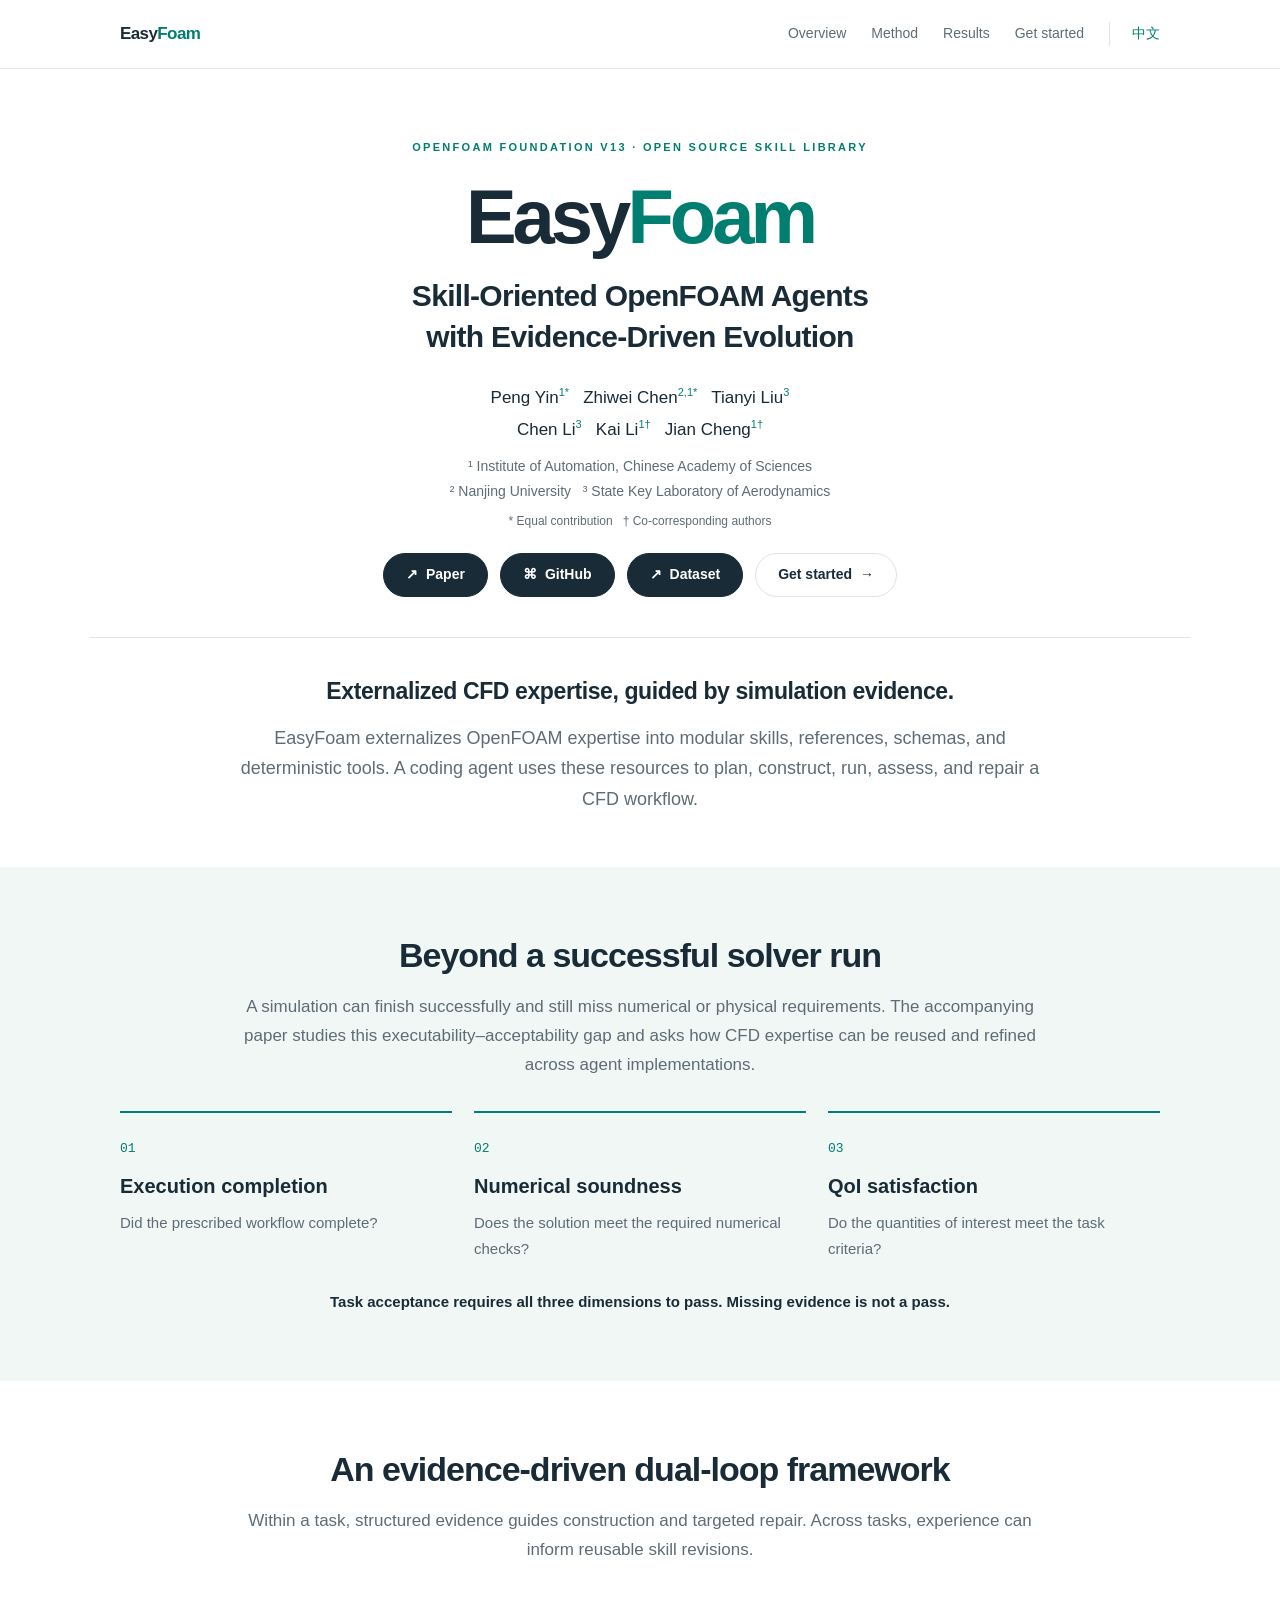
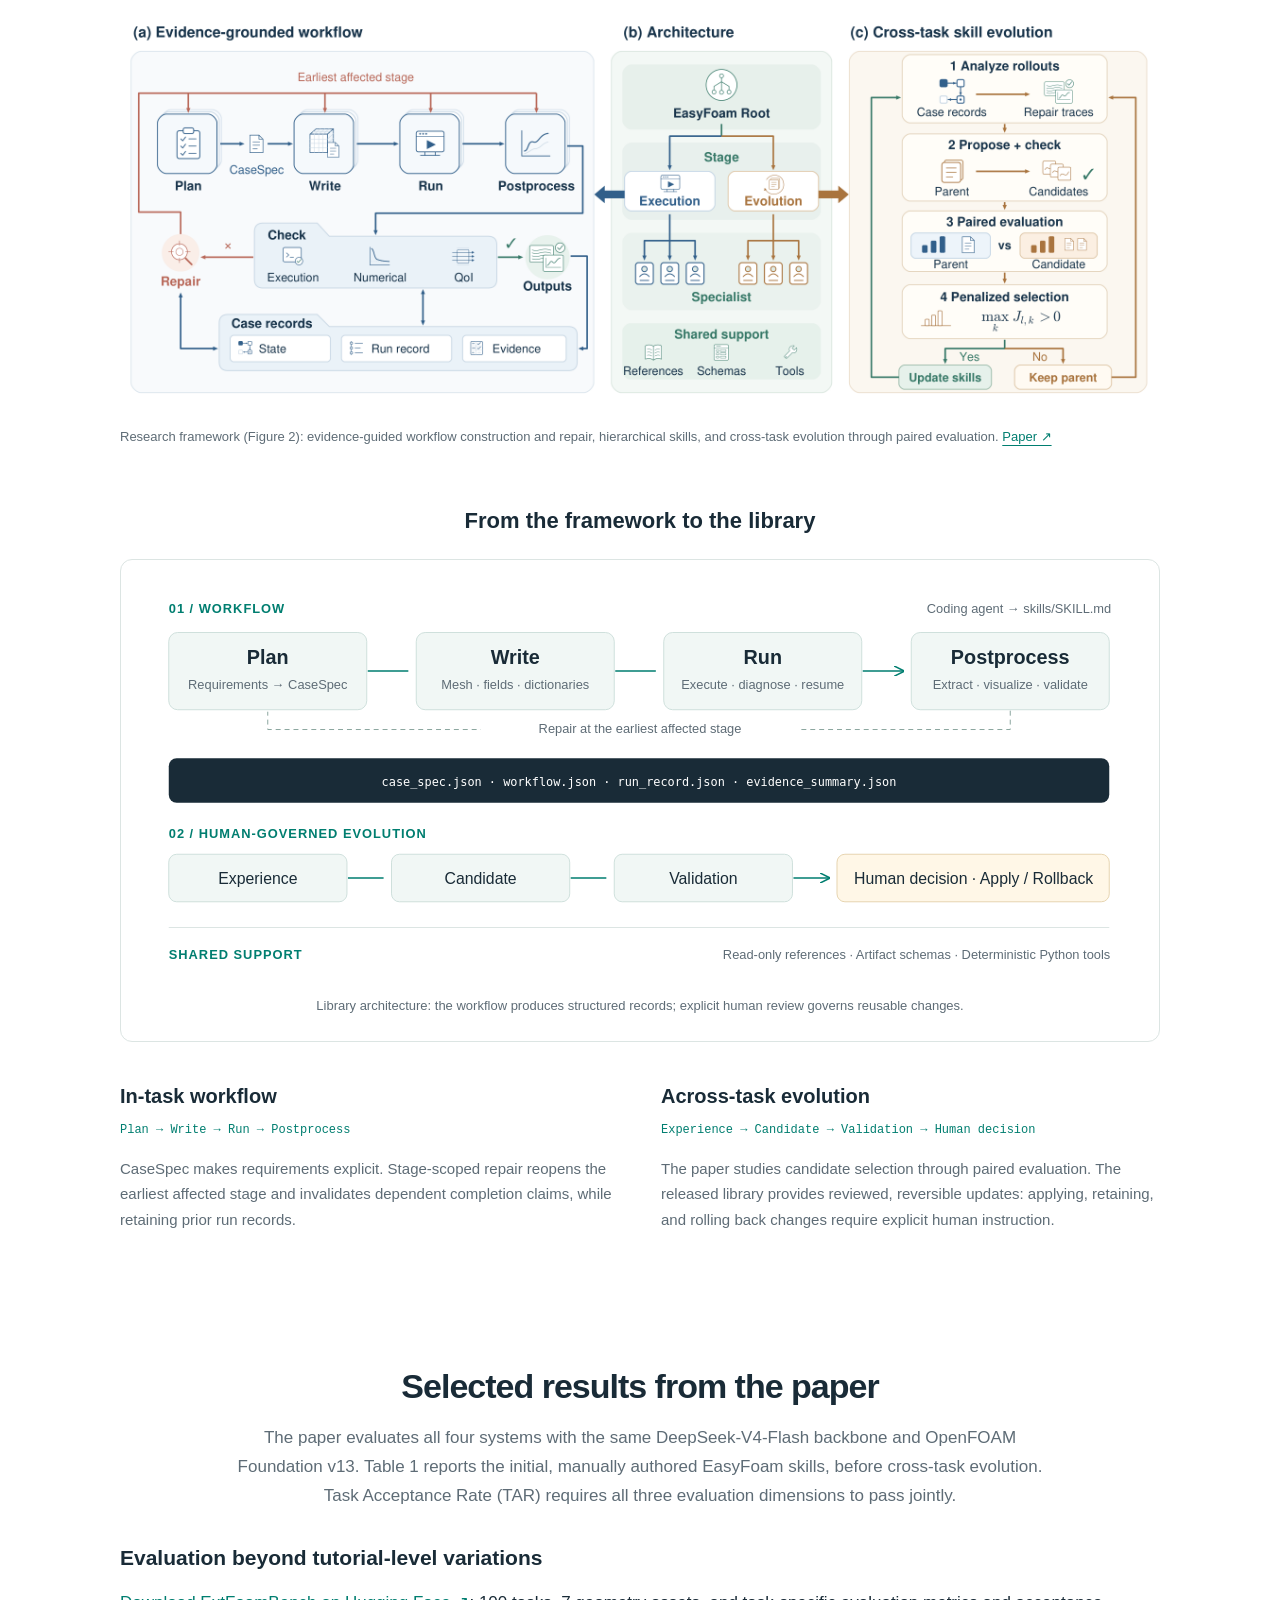
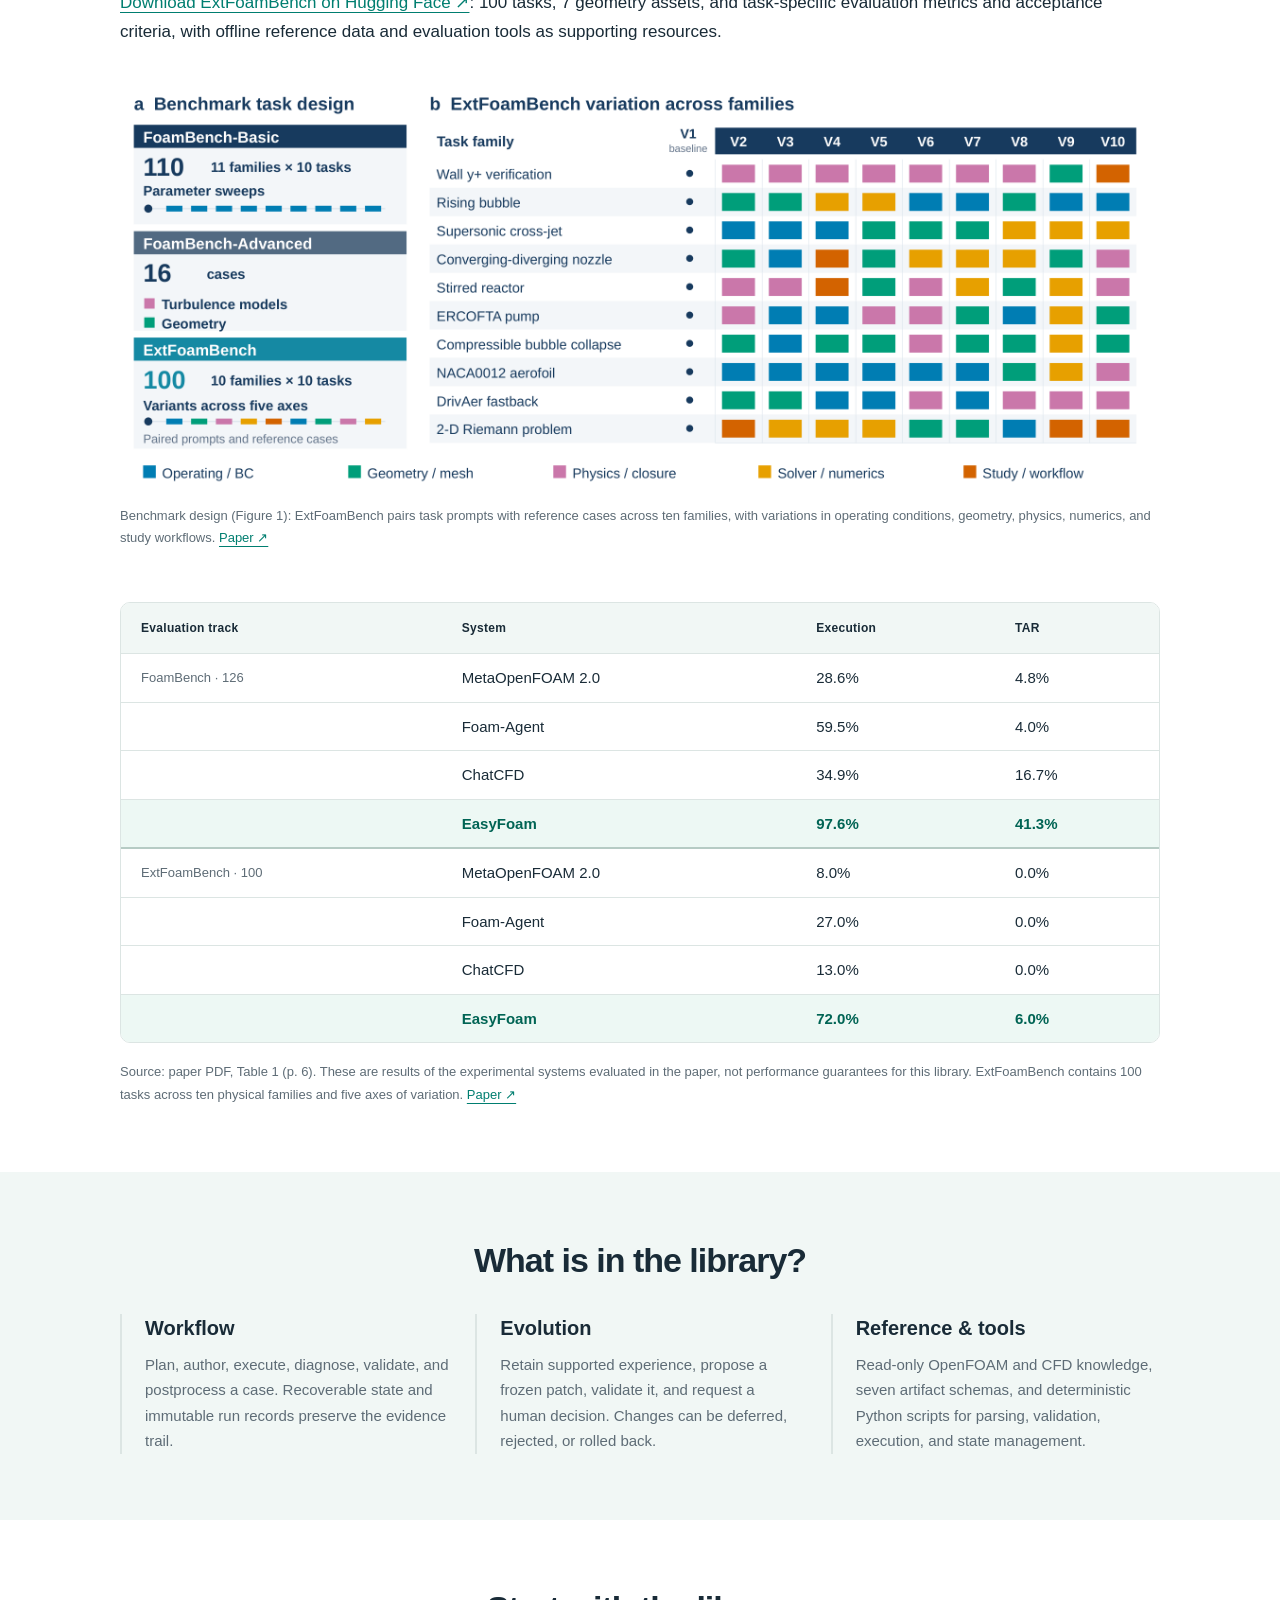
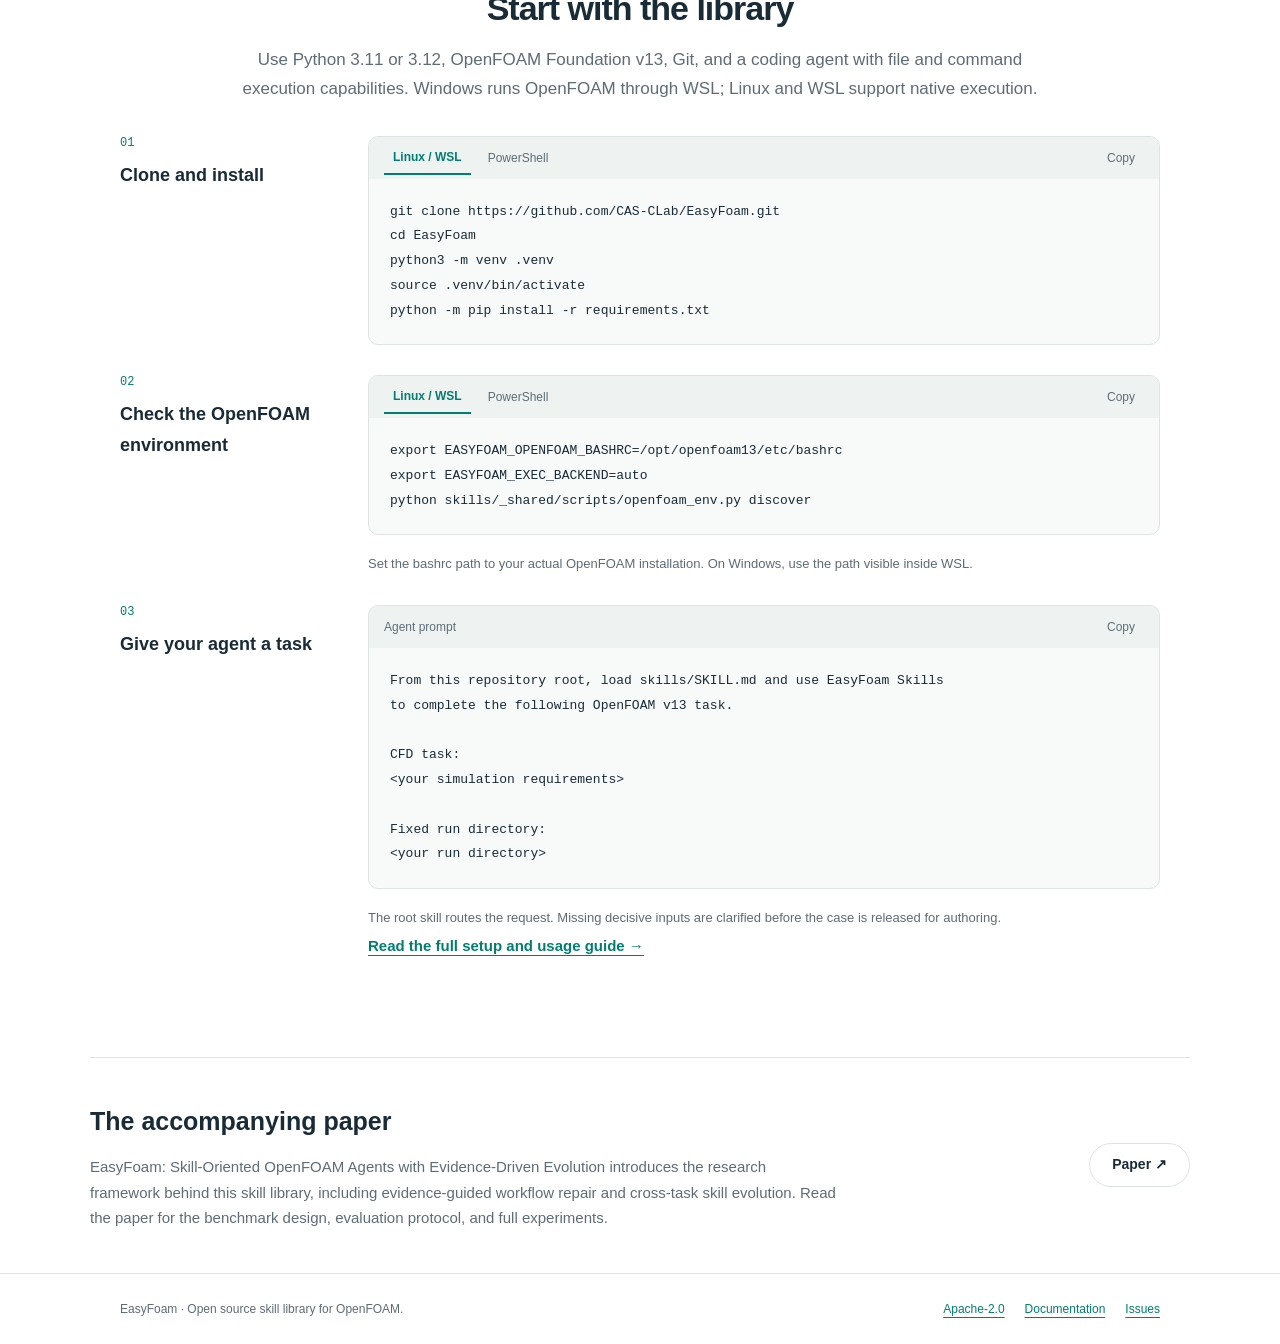
<file: docs/index.html>
<!doctype html>
<html lang="en" data-copied="Copied" data-copyfail="Select and copy the code manually">
<head><meta charset="utf-8"><meta name="viewport" content="width=device-width,initial-scale=1"><title>EasyFoam — Skill-Oriented OpenFOAM Agents</title><meta name="description" content="EasyFoam externalizes OpenFOAM expertise into modular skills, references, schemas, and deterministic tools. A coding agent uses these resources to plan, construct, run, assess, and repair a CFD workflow."><meta name="theme-color" content="#007e70"><link rel="icon" type="image/svg+xml" href="./static/favicon.svg"><meta property="og:title" content="EasyFoam"><meta property="og:description" content="Externalized CFD expertise, guided by simulation evidence."><meta property="og:type" content="website"><link rel="canonical" href="https://cas-clab.github.io/EasyFoam/"><link rel="alternate" hreflang="en" href="https://cas-clab.github.io/EasyFoam/"><link rel="alternate" hreflang="zh-CN" href="https://cas-clab.github.io/EasyFoam/index_zh.html"><link rel="alternate" hreflang="x-default" href="https://cas-clab.github.io/EasyFoam/"><meta property="og:url" content="https://cas-clab.github.io/EasyFoam/"><meta property="og:image" content="https://cas-clab.github.io/EasyFoam/static/method-paper.png"><meta property="og:image:alt" content="EasyFoam research framework"><link rel="stylesheet" href="./static/style.css"><script src="./static/site.js" defer></script></head>
<body><a class="skip" href="#content">Skip to content</a>
<nav class="nav" aria-label="Main navigation"><div class="wrap nav-inner"><a class="brand" href="#content">Easy<span>Foam</span></a><div class="nav-links"><a class="optional" href="#overview">Overview</a><a class="optional" href="#method">Method</a><a class="optional" href="#results">Results</a><a href="#quick-start">Get started</a><a class="language" href="./index_zh.html" lang="zh-CN">中文</a></div></div></nav>
<main id="content"><header class="hero wrap"><div class="eyebrow">OPENFOAM FOUNDATION V13 · OPEN SOURCE SKILL LIBRARY</div><h1>Easy<span>Foam</span></h1><p class="subtitle">Skill-Oriented OpenFOAM Agents<br>with Evidence-Driven Evolution</p>
<div class="authors">Peng Yin<sup>1*</sup> &nbsp; Zhiwei Chen<sup>2,1*</sup> &nbsp; Tianyi Liu<sup>3</sup><br>Chen Li<sup>3</sup> &nbsp; Kai Li<sup>1†</sup> &nbsp; Jian Cheng<sup>1†</sup></div><div class="institutions">¹ Institute of Automation, Chinese Academy of Sciences<br>² Nanjing University &nbsp; ³ State Key Laboratory of Aerodynamics</div><p class="authornote">* Equal contribution &nbsp; † Co-corresponding authors</p>
<div class="actions"><a class="button" href="./EasyFoam.pdf"><span aria-hidden="true">↗</span>Paper</a><a class="button" href="https://github.com/CAS-CLab/EasyFoam"><span aria-hidden="true">⌘</span>GitHub</a><a class="button" href="https://huggingface.co/datasets/Eurus132/ExtFoamBench"><span aria-hidden="true">↗</span>Dataset</a><a class="button light" href="#quick-start">Get started<span aria-hidden="true">→</span></a></div>
<div class="intro"><h2>Externalized CFD expertise, guided by simulation evidence.</h2><p>EasyFoam externalizes OpenFOAM expertise into modular skills, references, schemas, and deterministic tools. A coding agent uses these resources to plan, construct, run, assess, and repair a CFD workflow.</p></div></header>
<section class="section tint" id="overview"><div class="wrap"><div class="section-header"><h2>Beyond a successful solver run</h2><p>A simulation can finish successfully and still miss numerical or physical requirements. The accompanying paper studies this executability–acceptability gap and asks how CFD expertise can be reused and refined across agent implementations.</p></div><div class="checks"><article class="check"><span class="number">01</span><h3>Execution completion</h3><p>Did the prescribed workflow complete?</p></article><article class="check"><span class="number">02</span><h3>Numerical soundness</h3><p>Does the solution meet the required numerical checks?</p></article><article class="check"><span class="number">03</span><h3>QoI satisfaction</h3><p>Do the quantities of interest meet the task criteria?</p></article></div><p class="criterion">Task acceptance requires all three dimensions to pass. Missing evidence is not a pass.</p></div></section>
<section class="section" id="method"><div class="wrap"><div class="section-header"><h2>An evidence-driven dual-loop framework</h2><p>Within a task, structured evidence guides construction and targeted repair. Across tasks, experience can inform reusable skill revisions.</p></div><figure class="paper-figure"><div class="figure-scroll"><a href="./static/method-paper.png" aria-label="Open full-size figure"><img src="./static/method-paper.png" alt="Paper framework: Plan, Write, Run and Postprocess are assessed with execution, numerical and QoI evidence; the Root–Stage–Specialist architecture connects to proposal, paired evaluation and penalized selection." width="2200" height="832"></a></div><figcaption>Research framework (Figure 2): evidence-guided workflow construction and repair, hierarchical skills, and cross-task evolution through paired evaluation. <a href="./EasyFoam.pdf#page=4">Paper ↗</a></figcaption></figure><h3 class="subheading">From the framework to the library</h3><figure class="diagram"><div class="diagram-scroll"><img src="./static/architecture.svg" alt="Library architecture: the workflow produces structured records; explicit human review governs reusable changes." width="1000" height="395"></div><figcaption>Library architecture: the workflow produces structured records; explicit human review governs reusable changes.</figcaption></figure><div class="method-columns"><article class="method-column"><h3>In-task workflow</h3><div class="flow">Plan → Write → Run → Postprocess</div><p>CaseSpec makes requirements explicit. Stage-scoped repair reopens the earliest affected stage and invalidates dependent completion claims, while retaining prior run records.</p></article><article class="method-column"><h3>Across-task evolution</h3><div class="flow">Experience → Candidate → Validation → Human decision</div><p>The paper studies candidate selection through paired evaluation. The released library provides reviewed, reversible updates: applying, retaining, and rolling back changes require explicit human instruction.</p></article></div></div></section>
<section class="section" id="results"><div class="wrap"><div class="section-header"><h2>Selected results from the paper</h2><p>The paper evaluates all four systems with the same DeepSeek-V4-Flash backbone and OpenFOAM Foundation v13. Table 1 reports the initial, manually authored EasyFoam skills, before cross-task evolution. Task Acceptance Rate (TAR) requires all three evaluation dimensions to pass jointly.</p></div><div class="benchmark-intro"><h3>Evaluation beyond tutorial-level variations</h3><p><a href="https://huggingface.co/datasets/Eurus132/ExtFoamBench">Download ExtFoamBench on Hugging Face ↗</a>: 100 tasks, 7 geometry assets, and task-specific evaluation metrics and acceptance criteria, with offline reference data and evaluation tools as supporting resources.</p><figure class="paper-figure benchmark"><div class="figure-scroll"><a href="./static/benchmark-design.png" aria-label="Open full-size figure"><img src="./static/benchmark-design.png" alt="FoamBench Basic has 110 tasks, Advanced has 16, and ExtFoamBench has 100 tasks across ten physical families and five variation axes." width="2200" height="856" loading="lazy"></a></div><figcaption>Benchmark design (Figure 1): ExtFoamBench pairs task prompts with reference cases across ten families, with variations in operating conditions, geometry, physics, numerics, and study workflows. <a href="./EasyFoam.pdf#page=3">Paper ↗</a></figcaption></figure></div><div class="table-wrap"><table><caption class="sr-only">Selected results from the paper</caption><thead><tr><th scope="col">Evaluation track</th><th scope="col">System</th><th scope="col">Execution</th><th scope="col">TAR</th></tr></thead><tbody><tr><td class="track">FoamBench · 126</td><th scope="row">MetaOpenFOAM 2.0</th><td>28.6%</td><td>4.8%</td></tr><tr><td class="track"></td><th scope="row">Foam-Agent</th><td>59.5%</td><td>4.0%</td></tr><tr><td class="track"></td><th scope="row">ChatCFD</th><td>34.9%</td><td>16.7%</td></tr><tr class="ours"><td class="track"></td><th scope="row">EasyFoam</th><td>97.6%</td><td>41.3%</td></tr><tr><td class="track">ExtFoamBench · 100</td><th scope="row">MetaOpenFOAM 2.0</th><td>8.0%</td><td>0.0%</td></tr><tr><td class="track"></td><th scope="row">Foam-Agent</th><td>27.0%</td><td>0.0%</td></tr><tr><td class="track"></td><th scope="row">ChatCFD</th><td>13.0%</td><td>0.0%</td></tr><tr class="ours"><td class="track"></td><th scope="row">EasyFoam</th><td>72.0%</td><td>6.0%</td></tr></tbody></table></div><p class="note">Source: paper PDF, Table 1 (p. 6). These are results of the experimental systems evaluated in the paper, not performance guarantees for this library. ExtFoamBench contains 100 tasks across ten physical families and five axes of variation. <a href="./EasyFoam.pdf#page=6">Paper ↗</a></p></div></section>
<section class="section tint" id="library"><div class="wrap"><div class="section-header"><h2>What is in the library?</h2></div><div class="modules"><article class="module"><h3>Workflow</h3><p>Plan, author, execute, diagnose, validate, and postprocess a case. Recoverable state and immutable run records preserve the evidence trail.</p></article><article class="module"><h3>Evolution</h3><p>Retain supported experience, propose a frozen patch, validate it, and request a human decision. Changes can be deferred, rejected, or rolled back.</p></article><article class="module"><h3>Reference & tools</h3><p>Read-only OpenFOAM and CFD knowledge, seven artifact schemas, and deterministic Python scripts for parsing, validation, execution, and state management.</p></article></div></div></section>
<section class="section" id="quick-start"><div class="wrap"><div class="section-header"><h2>Start with the library</h2><p>Use Python 3.11 or 3.12, OpenFOAM Foundation v13, Git, and a coding agent with file and command execution capabilities. Windows runs OpenFOAM through WSL; Linux and WSL support native execution.</p></div>
<div class="setup"><div class="step-label"><span>01</span>Clone and install</div><div><div class="code-panel"><div class="code-toolbar"><div class="tabs" role="tablist" aria-label="Clone and install"><button class="tab" role="tab" id="tab-1-linux" aria-controls="code-1-linux" aria-selected="true" tabindex="0">Linux / WSL</button><button class="tab" role="tab" id="tab-1-windows" aria-controls="code-1-windows" aria-selected="false" tabindex="-1">PowerShell</button></div><button class="copy" data-label="Copy" aria-live="polite">Copy</button></div><pre role="tabpanel" id="code-1-linux" aria-labelledby="tab-1-linux" tabindex="0" ><code>git clone https://github.com/CAS-CLab/EasyFoam.git
cd EasyFoam
python3 -m venv .venv
source .venv/bin/activate
python -m pip install -r requirements.txt</code></pre><pre role="tabpanel" id="code-1-windows" aria-labelledby="tab-1-windows" tabindex="0" hidden><code>git clone https://github.com/CAS-CLab/EasyFoam.git
Set-Location EasyFoam
python -m venv .venv
.\.venv\Scripts\Activate.ps1
python -m pip install -r requirements.txt</code></pre></div></div></div>
<div class="setup"><div class="step-label"><span>02</span>Check the OpenFOAM environment</div><div><div class="code-panel"><div class="code-toolbar"><div class="tabs" role="tablist" aria-label="Check the OpenFOAM environment"><button class="tab" role="tab" id="tab-2-linux" aria-controls="code-2-linux" aria-selected="true" tabindex="0">Linux / WSL</button><button class="tab" role="tab" id="tab-2-windows" aria-controls="code-2-windows" aria-selected="false" tabindex="-1">PowerShell</button></div><button class="copy" data-label="Copy" aria-live="polite">Copy</button></div><pre role="tabpanel" id="code-2-linux" aria-labelledby="tab-2-linux" tabindex="0" ><code>export EASYFOAM_OPENFOAM_BASHRC=/opt/openfoam13/etc/bashrc
export EASYFOAM_EXEC_BACKEND=auto
python skills/_shared/scripts/openfoam_env.py discover</code></pre><pre role="tabpanel" id="code-2-windows" aria-labelledby="tab-2-windows" tabindex="0" hidden><code>$env:EASYFOAM_OPENFOAM_BASHRC = &quot;/opt/openfoam13/etc/bashrc&quot;
$env:EASYFOAM_EXEC_BACKEND = &quot;auto&quot;
python skills/_shared/scripts/openfoam_env.py discover</code></pre></div><p class="note">Set the bashrc path to your actual OpenFOAM installation. On Windows, use the path visible inside WSL.</p></div></div>
<div class="setup"><div class="step-label"><span>03</span>Give your agent a task</div><div><div class="code-panel"><div class="code-toolbar"><span>Agent prompt</span><button class="copy" data-label="Copy" aria-live="polite">Copy</button></div><pre><code>From this repository root, load skills/SKILL.md and use EasyFoam Skills
to complete the following OpenFOAM v13 task.

CFD task:
&lt;your simulation requirements&gt;

Fixed run directory:
&lt;your run directory&gt;</code></pre></div><p class="note">The root skill routes the request. Missing decisive inputs are clarified before the case is released for authoring.</p><a class="read-link" href="https://github.com/CAS-CLab/EasyFoam/blob/main/README.md">Read the full setup and usage guide →</a></div></div></div></section>
<section class="wrap paper-box" id="paper"><div><h2>The accompanying paper</h2><p>EasyFoam: Skill-Oriented OpenFOAM Agents with Evidence-Driven Evolution introduces the research framework behind this skill library, including evidence-guided workflow repair and cross-task skill evolution. Read the paper for the benchmark design, evaluation protocol, and full experiments.</p></div><a class="button light" href="./EasyFoam.pdf">Paper ↗</a></section></main>
<footer><div class="wrap footer-inner"><span>EasyFoam · Open source skill library for OpenFOAM.</span><div class="footer-links"><a href="https://github.com/CAS-CLab/EasyFoam/blob/main/LICENSE">Apache-2.0</a><a href="https://github.com/CAS-CLab/EasyFoam/blob/main/README.md">Documentation</a><a href="https://github.com/CAS-CLab/EasyFoam/issues">Issues</a></div></div></footer></body></html>
</file>
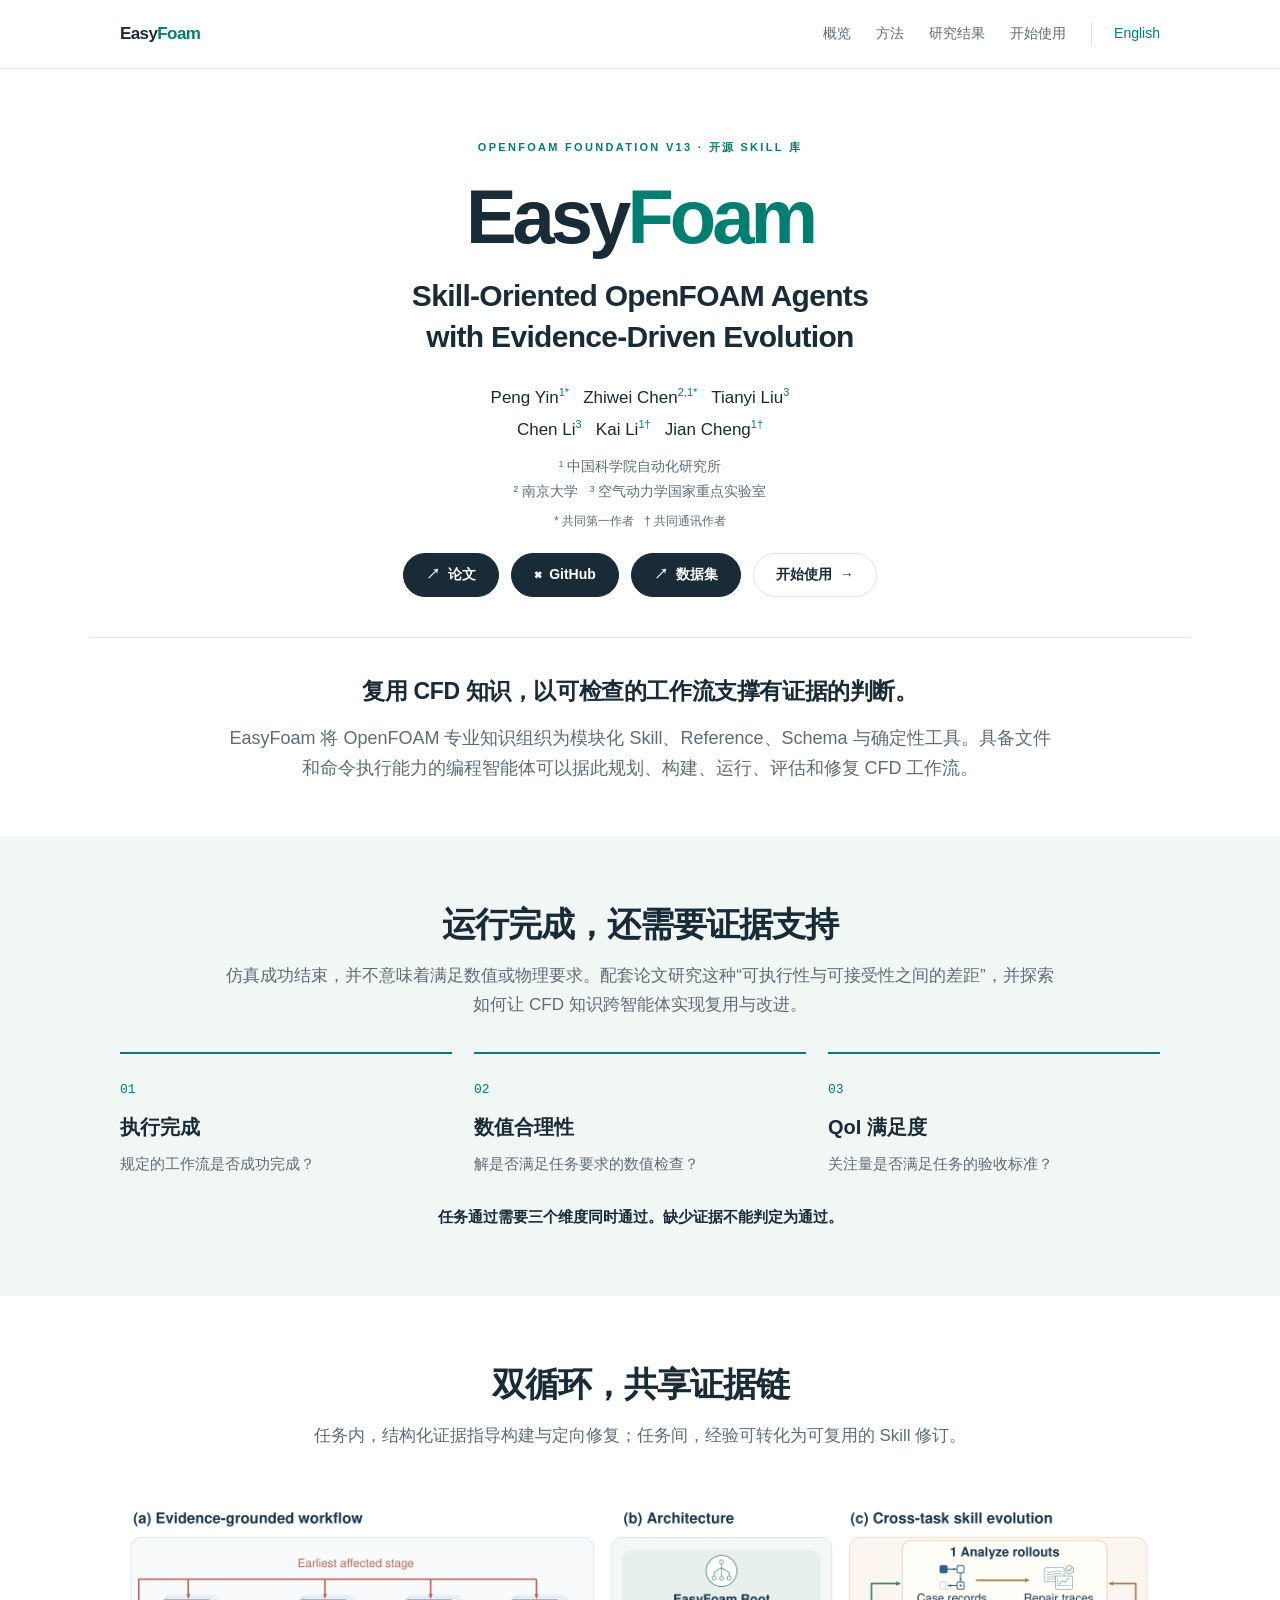
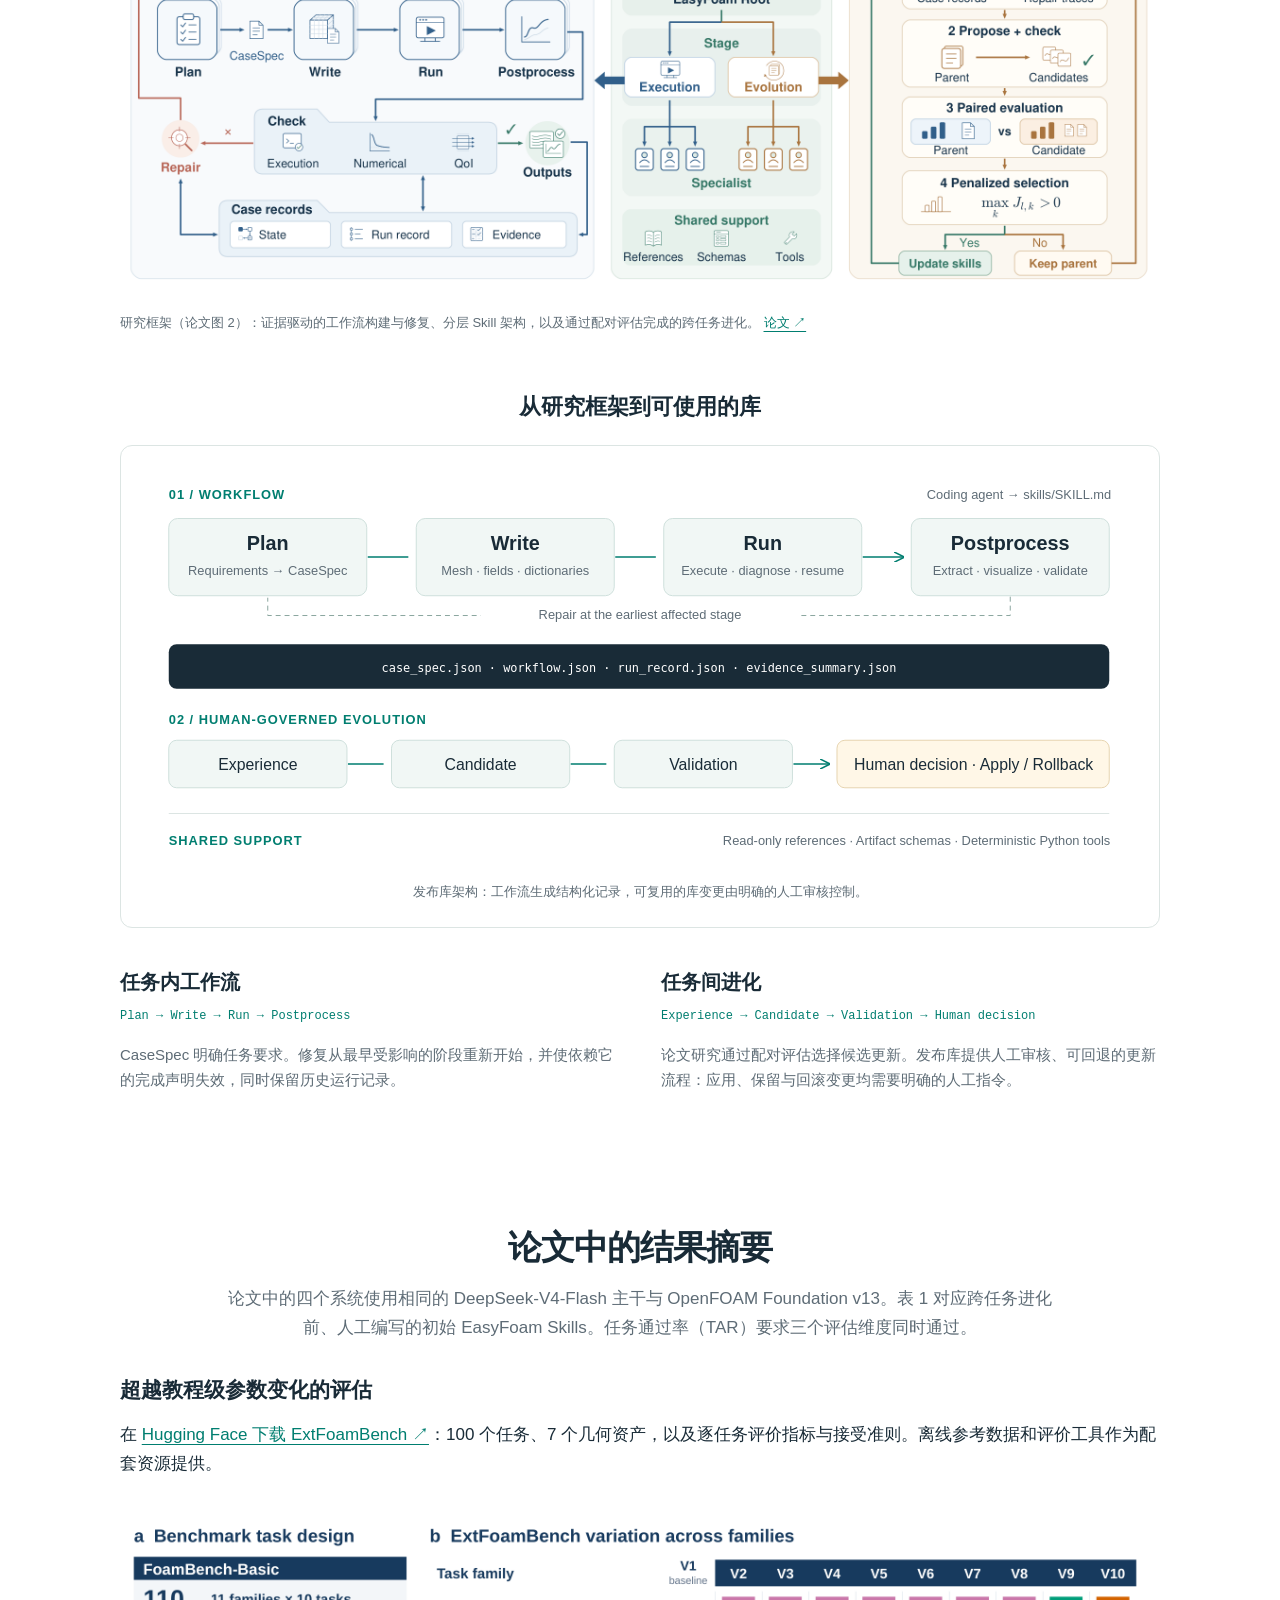
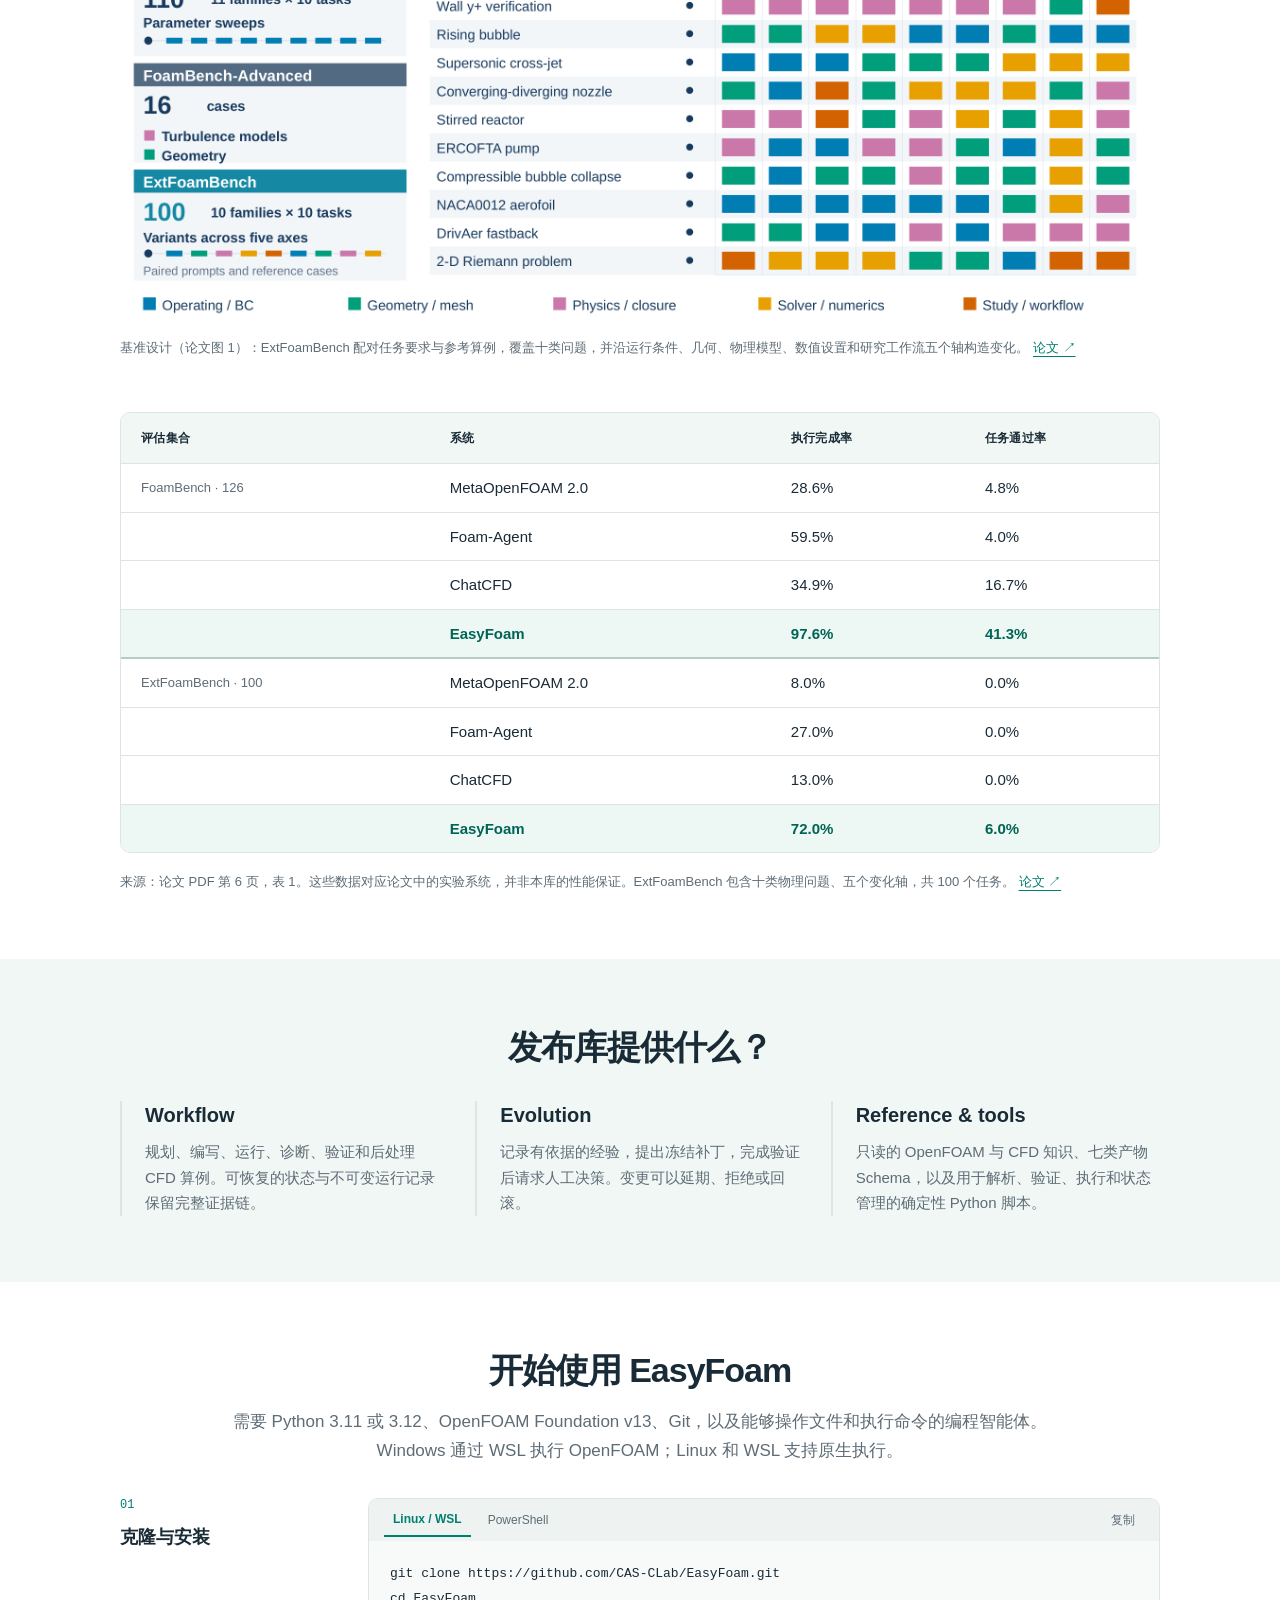
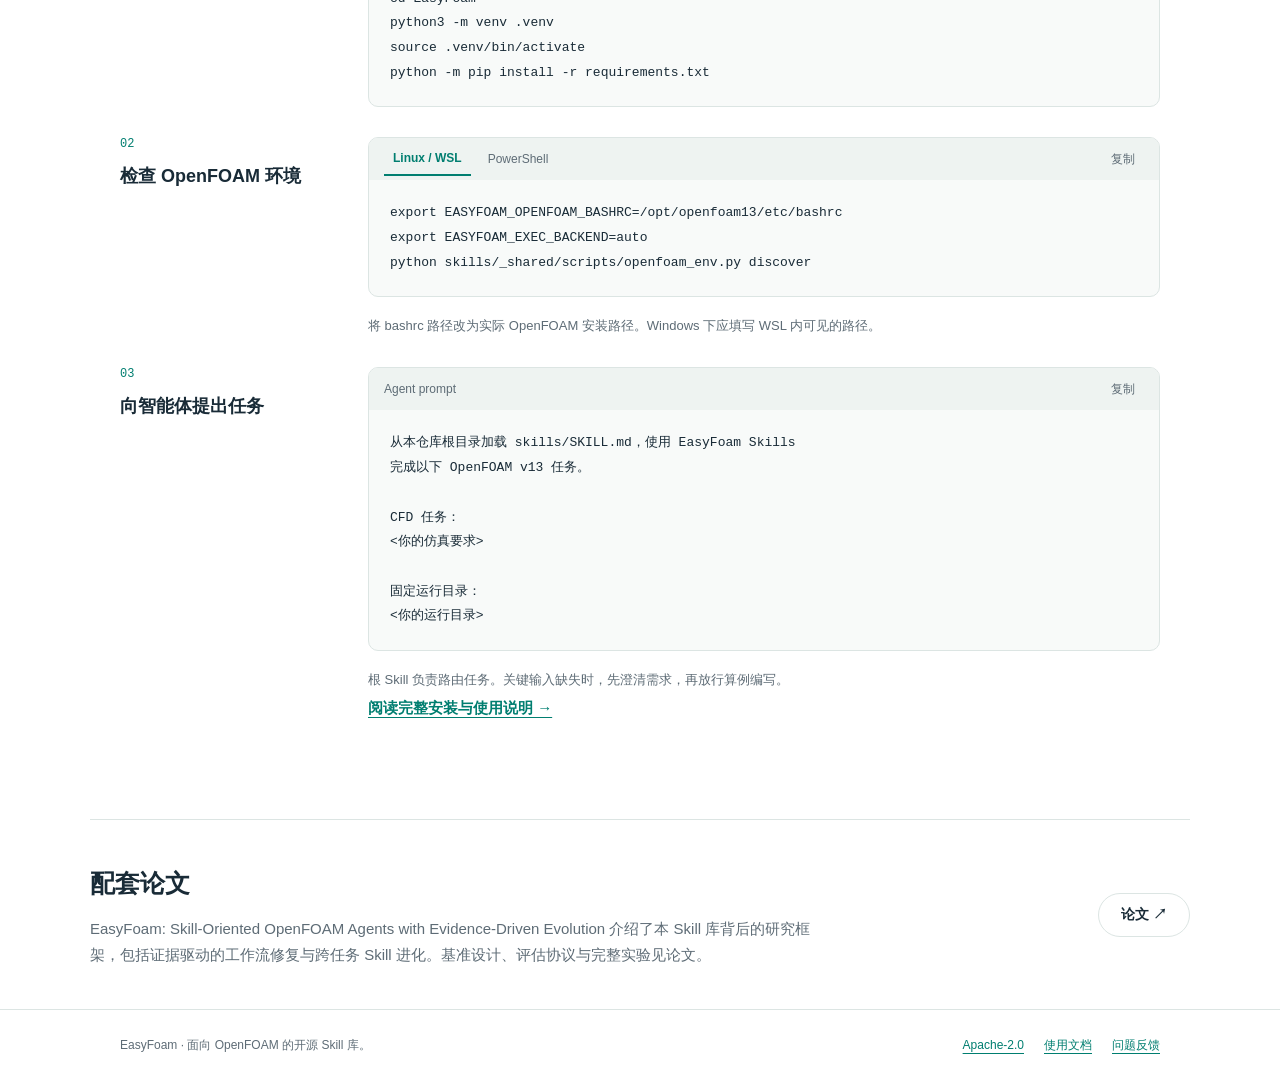
<file: docs/index_zh.html>
<!doctype html>
<html lang="zh-CN" data-copied="已复制" data-copyfail="请选中代码后手动复制">
<head><meta charset="utf-8"><meta name="viewport" content="width=device-width,initial-scale=1"><title>EasyFoam — Skill-Oriented OpenFOAM Agents</title><meta name="description" content="EasyFoam 将 OpenFOAM 专业知识组织为模块化 Skill、Reference、Schema 与确定性工具。具备文件和命令执行能力的编程智能体可以据此规划、构建、运行、评估和修复 CFD 工作流。"><meta name="theme-color" content="#007e70"><link rel="icon" type="image/svg+xml" href="./static/favicon.svg"><meta property="og:title" content="EasyFoam"><meta property="og:description" content="复用 CFD 知识，以可检查的工作流支撑有证据的判断。"><meta property="og:type" content="website"><link rel="canonical" href="https://cas-clab.github.io/EasyFoam/index_zh.html"><link rel="alternate" hreflang="en" href="https://cas-clab.github.io/EasyFoam/"><link rel="alternate" hreflang="zh-CN" href="https://cas-clab.github.io/EasyFoam/index_zh.html"><link rel="alternate" hreflang="x-default" href="https://cas-clab.github.io/EasyFoam/"><meta property="og:url" content="https://cas-clab.github.io/EasyFoam/index_zh.html"><meta property="og:image" content="https://cas-clab.github.io/EasyFoam/static/method-paper.png"><meta property="og:image:alt" content="EasyFoam 研究框架"><link rel="stylesheet" href="./static/style.css"><script src="./static/site.js" defer></script></head>
<body><a class="skip" href="#content">跳转到正文</a>
<nav class="nav" aria-label="主导航"><div class="wrap nav-inner"><a class="brand" href="#content">Easy<span>Foam</span></a><div class="nav-links"><a class="optional" href="#overview">概览</a><a class="optional" href="#method">方法</a><a class="optional" href="#results">研究结果</a><a href="#quick-start">开始使用</a><a class="language" href="./index.html" lang="en">English</a></div></div></nav>
<main id="content"><header class="hero wrap"><div class="eyebrow">OPENFOAM FOUNDATION V13 · 开源 SKILL 库</div><h1>Easy<span>Foam</span></h1><p class="subtitle">Skill-Oriented OpenFOAM Agents<br>with Evidence-Driven Evolution</p>
<div class="authors">Peng Yin<sup>1*</sup> &nbsp; Zhiwei Chen<sup>2,1*</sup> &nbsp; Tianyi Liu<sup>3</sup><br>Chen Li<sup>3</sup> &nbsp; Kai Li<sup>1†</sup> &nbsp; Jian Cheng<sup>1†</sup></div><div class="institutions">¹ 中国科学院自动化研究所<br>² 南京大学 &nbsp; ³ 空气动力学国家重点实验室</div><p class="authornote">* 共同第一作者 &nbsp; † 共同通讯作者</p>
<div class="actions"><a class="button" href="./EasyFoam.pdf"><span aria-hidden="true">↗</span>论文</a><a class="button" href="https://github.com/CAS-CLab/EasyFoam"><span aria-hidden="true">⌘</span>GitHub</a><a class="button" href="https://huggingface.co/datasets/Eurus132/ExtFoamBench"><span aria-hidden="true">↗</span>数据集</a><a class="button light" href="#quick-start">开始使用<span aria-hidden="true">→</span></a></div>
<div class="intro"><h2>复用 CFD 知识，以可检查的工作流支撑有证据的判断。</h2><p>EasyFoam 将 OpenFOAM 专业知识组织为模块化 Skill、Reference、Schema 与确定性工具。具备文件和命令执行能力的编程智能体可以据此规划、构建、运行、评估和修复 CFD 工作流。</p></div></header>
<section class="section tint" id="overview"><div class="wrap"><div class="section-header"><h2>运行完成，还需要证据支持</h2><p>仿真成功结束，并不意味着满足数值或物理要求。配套论文研究这种“可执行性与可接受性之间的差距”，并探索如何让 CFD 知识跨智能体实现复用与改进。</p></div><div class="checks"><article class="check"><span class="number">01</span><h3>执行完成</h3><p>规定的工作流是否成功完成？</p></article><article class="check"><span class="number">02</span><h3>数值合理性</h3><p>解是否满足任务要求的数值检查？</p></article><article class="check"><span class="number">03</span><h3>QoI 满足度</h3><p>关注量是否满足任务的验收标准？</p></article></div><p class="criterion">任务通过需要三个维度同时通过。缺少证据不能判定为通过。</p></div></section>
<section class="section" id="method"><div class="wrap"><div class="section-header"><h2>双循环，共享证据链</h2><p>任务内，结构化证据指导构建与定向修复；任务间，经验可转化为可复用的 Skill 修订。</p></div><figure class="paper-figure"><div class="figure-scroll"><a href="./static/method-paper.png" aria-label="查看原尺寸图片"><img src="./static/method-paper.png" alt="论文框架：Plan、Write、Run 与 Postprocess 由执行、数值和 QoI 证据评估；Root–Stage–Specialist 架构连接候选提案、配对评估和带回归惩罚的选择。" width="2200" height="832"></a></div><figcaption>研究框架（论文图 2）：证据驱动的工作流构建与修复、分层 Skill 架构，以及通过配对评估完成的跨任务进化。 <a href="./EasyFoam.pdf#page=4">论文 ↗</a></figcaption></figure><h3 class="subheading">从研究框架到可使用的库</h3><figure class="diagram"><div class="diagram-scroll"><img src="./static/architecture.svg" alt="发布库架构：工作流生成结构化记录，可复用的库变更由明确的人工审核控制。" width="1000" height="395"></div><figcaption>发布库架构：工作流生成结构化记录，可复用的库变更由明确的人工审核控制。</figcaption></figure><div class="method-columns"><article class="method-column"><h3>任务内工作流</h3><div class="flow">Plan → Write → Run → Postprocess</div><p>CaseSpec 明确任务要求。修复从最早受影响的阶段重新开始，并使依赖它的完成声明失效，同时保留历史运行记录。</p></article><article class="method-column"><h3>任务间进化</h3><div class="flow">Experience → Candidate → Validation → Human decision</div><p>论文研究通过配对评估选择候选更新。发布库提供人工审核、可回退的更新流程：应用、保留与回滚变更均需要明确的人工指令。</p></article></div></div></section>
<section class="section" id="results"><div class="wrap"><div class="section-header"><h2>论文中的结果摘要</h2><p>论文中的四个系统使用相同的 DeepSeek-V4-Flash 主干与 OpenFOAM Foundation v13。表 1 对应跨任务进化前、人工编写的初始 EasyFoam Skills。任务通过率（TAR）要求三个评估维度同时通过。</p></div><div class="benchmark-intro"><h3>超越教程级参数变化的评估</h3><p>在 <a href="https://huggingface.co/datasets/Eurus132/ExtFoamBench">Hugging Face 下载 ExtFoamBench ↗</a>：100 个任务、7 个几何资产，以及逐任务评价指标与接受准则。离线参考数据和评价工具作为配套资源提供。</p><figure class="paper-figure benchmark"><div class="figure-scroll"><a href="./static/benchmark-design.png" aria-label="查看原尺寸图片"><img src="./static/benchmark-design.png" alt="FoamBench Basic 包含 110 个任务，Advanced 包含 16 个任务；ExtFoamBench 包含十类物理问题、五个变化轴，共 100 个任务。" width="2200" height="856" loading="lazy"></a></div><figcaption>基准设计（论文图 1）：ExtFoamBench 配对任务要求与参考算例，覆盖十类问题，并沿运行条件、几何、物理模型、数值设置和研究工作流五个轴构造变化。 <a href="./EasyFoam.pdf#page=3">论文 ↗</a></figcaption></figure></div><div class="table-wrap"><table><caption class="sr-only">论文中的结果摘要</caption><thead><tr><th scope="col">评估集合</th><th scope="col">系统</th><th scope="col">执行完成率</th><th scope="col">任务通过率</th></tr></thead><tbody><tr><td class="track">FoamBench · 126</td><th scope="row">MetaOpenFOAM 2.0</th><td>28.6%</td><td>4.8%</td></tr><tr><td class="track"></td><th scope="row">Foam-Agent</th><td>59.5%</td><td>4.0%</td></tr><tr><td class="track"></td><th scope="row">ChatCFD</th><td>34.9%</td><td>16.7%</td></tr><tr class="ours"><td class="track"></td><th scope="row">EasyFoam</th><td>97.6%</td><td>41.3%</td></tr><tr><td class="track">ExtFoamBench · 100</td><th scope="row">MetaOpenFOAM 2.0</th><td>8.0%</td><td>0.0%</td></tr><tr><td class="track"></td><th scope="row">Foam-Agent</th><td>27.0%</td><td>0.0%</td></tr><tr><td class="track"></td><th scope="row">ChatCFD</th><td>13.0%</td><td>0.0%</td></tr><tr class="ours"><td class="track"></td><th scope="row">EasyFoam</th><td>72.0%</td><td>6.0%</td></tr></tbody></table></div><p class="note">来源：论文 PDF 第 6 页，表 1。这些数据对应论文中的实验系统，并非本库的性能保证。ExtFoamBench 包含十类物理问题、五个变化轴，共 100 个任务。 <a href="./EasyFoam.pdf#page=6">论文 ↗</a></p></div></section>
<section class="section tint" id="library"><div class="wrap"><div class="section-header"><h2>发布库提供什么？</h2></div><div class="modules"><article class="module"><h3>Workflow</h3><p>规划、编写、运行、诊断、验证和后处理 CFD 算例。可恢复的状态与不可变运行记录保留完整证据链。</p></article><article class="module"><h3>Evolution</h3><p>记录有依据的经验，提出冻结补丁，完成验证后请求人工决策。变更可以延期、拒绝或回滚。</p></article><article class="module"><h3>Reference & tools</h3><p>只读的 OpenFOAM 与 CFD 知识、七类产物 Schema，以及用于解析、验证、执行和状态管理的确定性 Python 脚本。</p></article></div></div></section>
<section class="section" id="quick-start"><div class="wrap"><div class="section-header"><h2>开始使用 EasyFoam</h2><p>需要 Python 3.11 或 3.12、OpenFOAM Foundation v13、Git，以及能够操作文件和执行命令的编程智能体。Windows 通过 WSL 执行 OpenFOAM；Linux 和 WSL 支持原生执行。</p></div>
<div class="setup"><div class="step-label"><span>01</span>克隆与安装</div><div><div class="code-panel"><div class="code-toolbar"><div class="tabs" role="tablist" aria-label="克隆与安装"><button class="tab" role="tab" id="tab-1-linux" aria-controls="code-1-linux" aria-selected="true" tabindex="0">Linux / WSL</button><button class="tab" role="tab" id="tab-1-windows" aria-controls="code-1-windows" aria-selected="false" tabindex="-1">PowerShell</button></div><button class="copy" data-label="复制" aria-live="polite">复制</button></div><pre role="tabpanel" id="code-1-linux" aria-labelledby="tab-1-linux" tabindex="0" ><code>git clone https://github.com/CAS-CLab/EasyFoam.git
cd EasyFoam
python3 -m venv .venv
source .venv/bin/activate
python -m pip install -r requirements.txt</code></pre><pre role="tabpanel" id="code-1-windows" aria-labelledby="tab-1-windows" tabindex="0" hidden><code>git clone https://github.com/CAS-CLab/EasyFoam.git
Set-Location EasyFoam
python -m venv .venv
.\.venv\Scripts\Activate.ps1
python -m pip install -r requirements.txt</code></pre></div></div></div>
<div class="setup"><div class="step-label"><span>02</span>检查 OpenFOAM 环境</div><div><div class="code-panel"><div class="code-toolbar"><div class="tabs" role="tablist" aria-label="检查 OpenFOAM 环境"><button class="tab" role="tab" id="tab-2-linux" aria-controls="code-2-linux" aria-selected="true" tabindex="0">Linux / WSL</button><button class="tab" role="tab" id="tab-2-windows" aria-controls="code-2-windows" aria-selected="false" tabindex="-1">PowerShell</button></div><button class="copy" data-label="复制" aria-live="polite">复制</button></div><pre role="tabpanel" id="code-2-linux" aria-labelledby="tab-2-linux" tabindex="0" ><code>export EASYFOAM_OPENFOAM_BASHRC=/opt/openfoam13/etc/bashrc
export EASYFOAM_EXEC_BACKEND=auto
python skills/_shared/scripts/openfoam_env.py discover</code></pre><pre role="tabpanel" id="code-2-windows" aria-labelledby="tab-2-windows" tabindex="0" hidden><code>$env:EASYFOAM_OPENFOAM_BASHRC = &quot;/opt/openfoam13/etc/bashrc&quot;
$env:EASYFOAM_EXEC_BACKEND = &quot;auto&quot;
python skills/_shared/scripts/openfoam_env.py discover</code></pre></div><p class="note">将 bashrc 路径改为实际 OpenFOAM 安装路径。Windows 下应填写 WSL 内可见的路径。</p></div></div>
<div class="setup"><div class="step-label"><span>03</span>向智能体提出任务</div><div><div class="code-panel"><div class="code-toolbar"><span>Agent prompt</span><button class="copy" data-label="复制" aria-live="polite">复制</button></div><pre><code>从本仓库根目录加载 skills/SKILL.md，使用 EasyFoam Skills
完成以下 OpenFOAM v13 任务。

CFD 任务：
&lt;你的仿真要求&gt;

固定运行目录：
&lt;你的运行目录&gt;</code></pre></div><p class="note">根 Skill 负责路由任务。关键输入缺失时，先澄清需求，再放行算例编写。</p><a class="read-link" href="https://github.com/CAS-CLab/EasyFoam/blob/main/README_zh.md">阅读完整安装与使用说明 →</a></div></div></div></section>
<section class="wrap paper-box" id="paper"><div><h2>配套论文</h2><p>EasyFoam: Skill-Oriented OpenFOAM Agents with Evidence-Driven Evolution 介绍了本 Skill 库背后的研究框架，包括证据驱动的工作流修复与跨任务 Skill 进化。基准设计、评估协议与完整实验见论文。</p></div><a class="button light" href="./EasyFoam.pdf">论文 ↗</a></section></main>
<footer><div class="wrap footer-inner"><span>EasyFoam · 面向 OpenFOAM 的开源 Skill 库。</span><div class="footer-links"><a href="https://github.com/CAS-CLab/EasyFoam/blob/main/LICENSE">Apache-2.0</a><a href="https://github.com/CAS-CLab/EasyFoam/blob/main/README_zh.md">使用文档</a><a href="https://github.com/CAS-CLab/EasyFoam/issues">问题反馈</a></div></div></footer></body></html>
</file>
<file: docs/static/style.css>
:root{--ink:#192b37;--muted:#5e6c76;--green:#007e70;--soft:#f1f7f5;--line:#dce5e3;--paper:#fff;--mono:ui-monospace,SFMono-Regular,Consolas,monospace}
*{box-sizing:border-box}html{scroll-behavior:auto;scroll-padding-top:84px}body{margin:0;background:var(--paper);color:var(--ink);font:17px/1.7 -apple-system,BlinkMacSystemFont,'Segoe UI','Microsoft YaHei',sans-serif}a{color:var(--green);text-underline-offset:4px}a:hover{color:#00584e}button{font:inherit;cursor:pointer}a:focus-visible,button:focus-visible{outline:3px solid #dfab38;outline-offset:5px}.skip{position:absolute;top:-70px;left:10px;background:#fff;padding:10px;z-index:10}.skip:focus{top:10px}.wrap{max-width:1100px;margin:auto;padding:0 30px}.nav{border-bottom:1px solid var(--line);background:#fffffff5;position:sticky;top:0;z-index:5;backdrop-filter:blur(10px)}.nav-inner{min-height:68px;display:flex;align-items:center;justify-content:space-between;gap:20px}.brand{font-weight:750;letter-spacing:-.6px;color:var(--ink);text-decoration:none}.brand span{color:var(--green)}.nav-links{display:flex;gap:25px;align-items:center;font-size:14px}.nav-links a{text-decoration:none;color:var(--muted)}.nav-links .language{border-left:1px solid var(--line);padding-left:22px;color:var(--green)}.hero{text-align:center;padding:69px 0 52px}.eyebrow{font-size:11px;font-weight:750;letter-spacing:2.3px;color:var(--green)}h1{font-size:76px;line-height:1.12;letter-spacing:-4px;margin:17px 0 16px;font-weight:780}h1 span{color:var(--green)}.subtitle{font-size:30px;line-height:1.38;letter-spacing:-.7px;font-weight:550;margin:0 auto 24px}.authors{font-size:17px;margin:18px auto 8px;line-height:1.9}.authors sup{font-size:11px;color:var(--green)}.institutions{font-size:14px;line-height:1.8;color:var(--muted)}.authornote{font-size:12px;margin:6px 0 22px;color:var(--muted)}.actions{display:flex;gap:12px;justify-content:center;flex-wrap:wrap}.button{display:inline-flex;align-items:center;gap:8px;border:1px solid var(--ink);border-radius:30px;padding:9px 22px;background:var(--ink);color:#fff;font-size:14px;font-weight:650;text-decoration:none;transition:transform .15s}.button:hover{color:#fff;background:var(--green);border-color:var(--green);transform:translateY(-2px)}.button.light{background:#fff;color:var(--ink);border-color:var(--line)}.intro{border-top:1px solid var(--line);padding-top:34px;margin-top:40px}.intro h2{font-size:23px;letter-spacing:-.4px;margin:0 0 12px}.intro p{max-width:830px;margin:0 auto;color:var(--muted);font-size:18px}.section{padding:66px 0}.section.tint{background:var(--soft)}.section-header{max-width:830px;margin:0 auto 32px;text-align:center}.section-header h2{font-size:34px;line-height:1.3;letter-spacing:-1px;margin:0 0 16px}.section-header p{color:var(--muted);margin:0}.checks{display:grid;grid-template-columns:repeat(3,1fr);gap:22px}.check{border-top:2px solid var(--green);padding:20px 0 0}.number{font:13px var(--mono);color:var(--green)}h3{font-size:20px;line-height:1.4;margin:10px 0}.check p,.module p,.method-column p{font-size:15px;color:var(--muted);margin:0}.criterion{text-align:center;font-size:15px;margin:28px 0 0;font-weight:600}.diagram{margin:0;border:1px solid var(--line);border-radius:12px;background:white;padding:24px}.diagram img{width:100%;display:block}.diagram figcaption{font-size:13px;text-align:center;color:var(--muted);margin:16px 0 0}.method-columns{display:grid;grid-template-columns:1fr 1fr;gap:42px;margin-top:30px}.flow{font:12px/1.8 var(--mono);color:var(--green);margin:10px 0 14px}.table-wrap{overflow-x:auto;border:1px solid var(--line);border-radius:10px}table{width:100%;border-collapse:collapse;font-size:15px;text-align:left}th{background:var(--soft);font-size:12px;letter-spacing:.3px;padding:15px 20px}td{padding:11px 20px;border-top:1px solid var(--line)}.ours{background:#edf8f4;font-weight:700;color:#006454}.track{color:var(--muted);font-size:13px}.note{font-size:13px;line-height:1.7;color:var(--muted);margin:18px 0 0}.modules{display:grid;grid-template-columns:repeat(3,1fr);gap:26px}.module{border-left:2px solid var(--line);padding:0 0 0 23px}.module h3{margin-top:0}.setup>div{min-width:0}.setup{display:grid;grid-template-columns:220px 1fr;gap:28px;margin:30px 0}.step-label{font-size:18px;font-weight:650}.step-label span{display:block;font:12px var(--mono);color:var(--green);margin-bottom:10px}.code-panel{border:1px solid var(--line);border-radius:10px;overflow:hidden;background:#f8faf9}.code-toolbar{min-height:42px;background:#eef3f1;display:flex;justify-content:space-between;align-items:center;padding:0 15px;gap:10px;font-size:12px;color:var(--muted)}.tabs{display:flex;gap:8px}.tab,.copy{border:0;background:transparent;color:var(--muted);padding:6px 9px;font-size:12px}.tab[aria-selected=true]{color:var(--green);font-weight:750;border-bottom:2px solid var(--green)}pre{margin:0;padding:21px;overflow-x:auto;font:13px/1.9 var(--mono);tab-size:2;color:var(--ink)}[hidden]{display:none!important}.read-link{display:inline-block;font-size:15px;font-weight:650;margin-top:4px}.paper-box{display:grid;grid-template-columns:1fr auto;gap:40px;align-items:center;border-top:1px solid var(--line);padding:42px 0}.paper-box h2{font-size:25px;margin:0 0 12px}.paper-box p{font-size:15px;color:var(--muted);max-width:750px;margin:0}.paper-box .status{font-size:12px;margin-top:12px}footer{border-top:1px solid var(--line);padding:25px 0;color:var(--muted);font-size:12px}.footer-inner{display:flex;gap:20px;justify-content:space-between;flex-wrap:wrap}.footer-links{display:flex;gap:20px}
@media(max-width:760px){.wrap{padding:0 20px}.nav-inner{min-height:62px}.nav-links{gap:13px}.nav-links .optional{display:none}.nav-links .language{padding-left:12px}.hero{padding:44px 0 35px}h1{font-size:59px;letter-spacing:-3px}.subtitle{font-size:22px}.authors{font-size:14px}.institutions{font-size:12px}.eyebrow{font-size:9px;letter-spacing:1.3px}.intro h2{font-size:20px}.intro p{font-size:16px}.section{padding:45px 0}.section-header h2{font-size:28px}.checks,.modules,.method-columns{grid-template-columns:1fr;gap:25px}.diagram{padding:12px}.diagram-scroll{overflow-x:auto}.diagram img{min-width:640px}.setup{grid-template-columns:1fr;gap:12px}.step-label span{display:inline;margin-right:10px}.paper-box{grid-template-columns:1fr;gap:22px}td,th{padding:11px 12px;white-space:nowrap}.button{padding:9px 18px}.flow{font-size:11px}}
@media(prefers-reduced-motion:reduce){html{scroll-behavior:auto}.button{transition:none}}

.sr-only{position:absolute;width:1px;height:1px;padding:0;margin:-1px;overflow:hidden;clip:rect(0,0,0,0);white-space:nowrap;border:0}
tbody th{border-top:1px solid var(--line);padding:11px 20px;background:transparent;font-size:15px;font-weight:inherit;letter-spacing:0}
tbody tr:nth-child(5) td,tbody tr:nth-child(5) th{border-top:2px solid #b6cbc4}
.paper-figure{margin:0 0 28px;padding:18px 0;background:white}.paper-figure img{display:block;width:100%;height:auto}.paper-figure a{display:block}.paper-figure figcaption a{display:inline}.paper-figure figcaption{font-size:13px;line-height:1.7;color:var(--muted);margin-top:18px}.subheading{text-align:center;font-size:22px;margin:40px 0 22px}.benchmark-intro{margin:30px 0 35px}.benchmark-intro>h3{font-size:21px;margin-bottom:12px}.benchmark{margin-bottom:0}.figure-scroll{overflow-x:auto}.paper-figure .figure-scroll>a:focus-visible{outline-offset:-4px}
@media(max-width:760px){tbody th{padding:11px 12px}.paper-figure{padding:10px 0}.paper-figure img{min-width:700px}.paper-figure .figure-scroll{border:1px solid var(--line);border-radius:7px}.paper-figure figcaption{font-size:12px}.subheading{font-size:20px;margin-top:28px}.benchmark-intro>h3{font-size:19px}}
</file>
